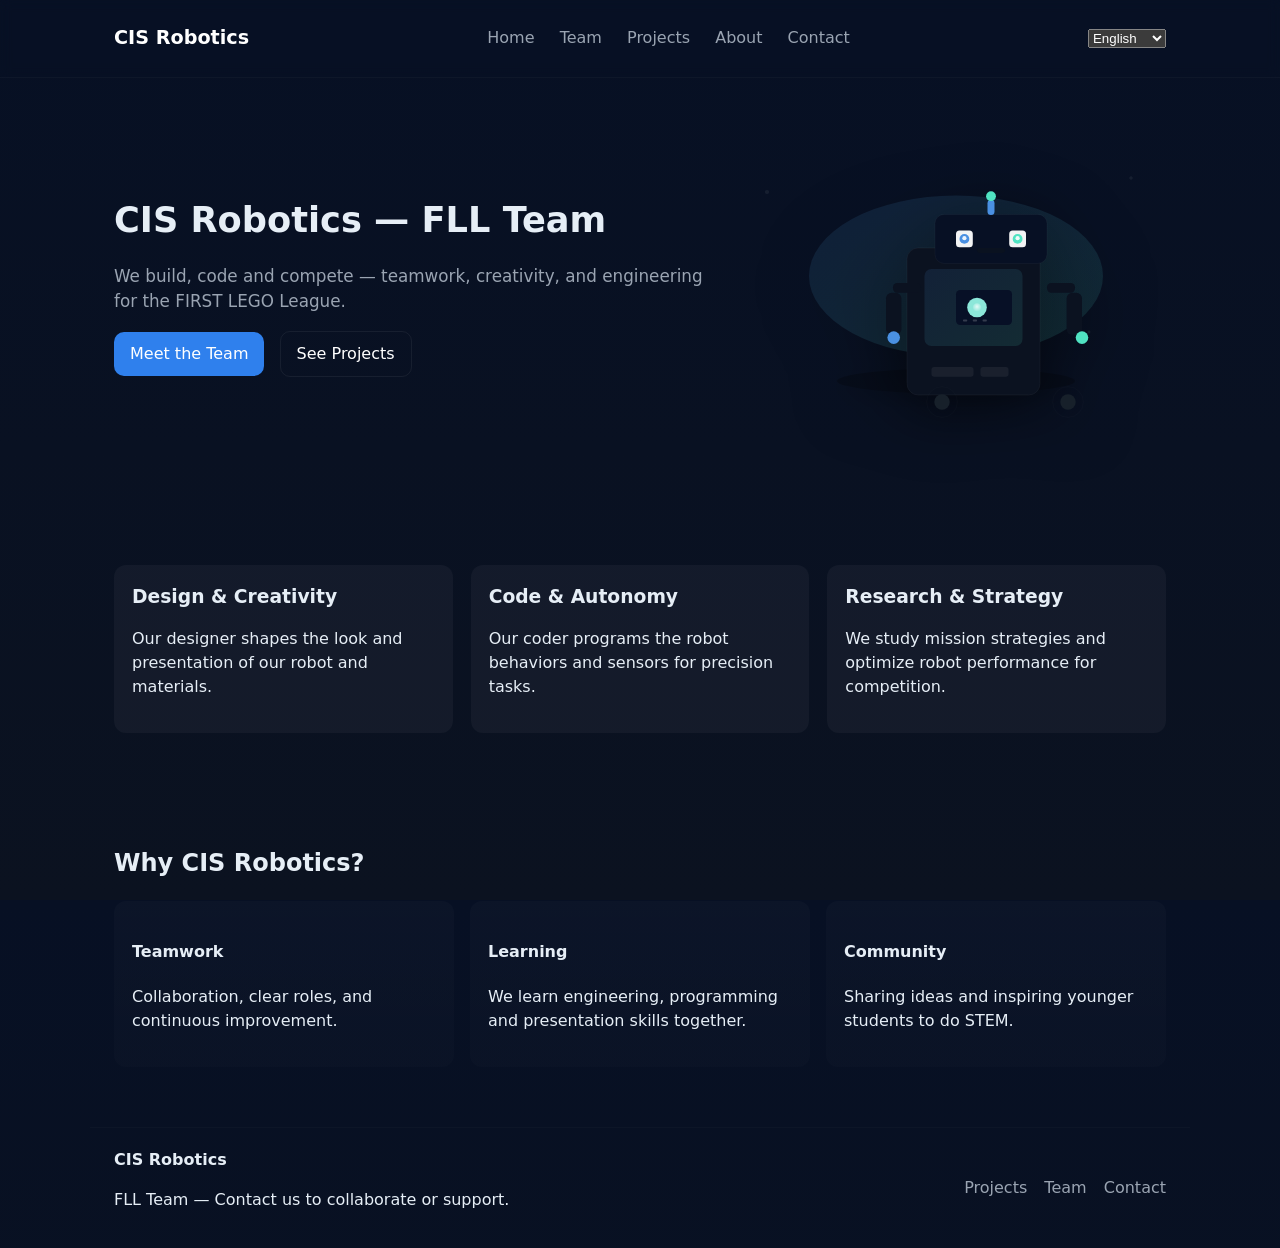
<file: index.html>
<!doctype html>
<html lang="en">
<head>
  <meta charset="utf-8" />
  <meta name="viewport" content="width=device-width,initial-scale=1" />
  <title data-i18n="site.title">CIS Robotics — Our Team</title>
  <link rel="stylesheet" href="assets/css/style.css" />
  <script defer src="assets/js/i18n.js"></script>
  <script defer src="assets/js/main.js"></script>
</head>
<body>
  <header class="site-header">
    <div class="container header-inner">
      <a href="index.html" class="brand" data-i18n="site.brand">CIS Robotics</a>
      <nav class="main-nav">
        <a href="index.html" data-i18n="nav.home">Home</a>
        <a href="team.html" data-i18n="nav.team">Team</a>
        <a href="projects.html" data-i18n="nav.projects">Projects</a>
        <a href="about.html" data-i18n="nav.about">About</a>
        <a href="contact.html" data-i18n="nav.contact">Contact</a>
      </nav>
      <div class="controls">
        <select id="lang-select" aria-label="Language">
          <option value="en">English</option>
          <option value="ru">Русский</option>
          <option value="kz">Қазақша</option>
        </select>
        <button class="menu-toggle" aria-label="Toggle menu">☰</button>
      </div>
    </div>
  </header>

  <main>
    <section class="hero">
      <div class="container hero-grid">
        <div class="hero-text">
          <h1 data-i18n="hero.title">CIS Robotics — FLL Team</h1>
          <p class="lead" data-i18n="hero.subtitle">We build, code and compete — teamwork, creativity, and engineering for the FIRST LEGO League.</p>
          <p>
            <a class="btn" href="team.html" data-i18n="hero.cta_team">Meet the Team</a>
            <a class="btn btn-outline" href="projects.html" data-i18n="hero.cta_projects">See Projects</a>
          </p>
        </div>
        <div class="hero-art">
          <img src="assets/img/robot-hero.svg" alt="Robot illustration" />
        </div>
      </div>
    </section>

    <section class="features container">
      <div class="feature">
        <h3 data-i18n="features.design">Design & Creativity</h3>
        <p data-i18n="features.design_desc">Our designer shapes the look and presentation of our robot and materials.</p>
      </div>
      <div class="feature">
        <h3 data-i18n="features.code">Code & Autonomy</h3>
        <p data-i18n="features.code_desc">Our coder programs the robot behaviors and sensors for precision tasks.</p>
      </div>
      <div class="feature">
        <h3 data-i18n="features.research">Research & Strategy</h3>
        <p data-i18n="features.research_desc">We study mission strategies and optimize robot performance for competition.</p>
      </div>
    </section>

    <section class="highlights container">
      <h2 data-i18n="highlights.title">Why CIS Robotics?</h2>
      <div class="cards">
        <article class="card">
          <h4 data-i18n="highlights.teamwork">Teamwork</h4>
          <p data-i18n="highlights.teamwork_desc">Collaboration, clear roles, and continuous improvement.</p>
        </article>
        <article class="card">
          <h4 data-i18n="highlights.learning">Learning</h4>
          <p data-i18n="highlights.learning_desc">We learn engineering, programming and presentation skills together.</p>
        </article>
        <article class="card">
          <h4 data-i18n="highlights.impact">Community</h4>
          <p data-i18n="highlights.impact_desc">Sharing ideas and inspiring younger students to do STEM.</p>
        </article>
      </div>
    </section>
  </main>

  <footer class="site-footer container">
    <div>
      <strong data-i18n="footer.title">CIS Robotics</strong>
      <p data-i18n="footer.address">FLL Team — Contact us to collaborate or support.</p>
    </div>
    <div class="footer-links">
      <a href="projects.html" data-i18n="nav.projects">Projects</a>
      <a href="team.html" data-i18n="nav.team">Team</a>
      <a href="contact.html" data-i18n="nav.contact">Contact</a>
    </div>
  </footer>
</body>
</html>
</file>
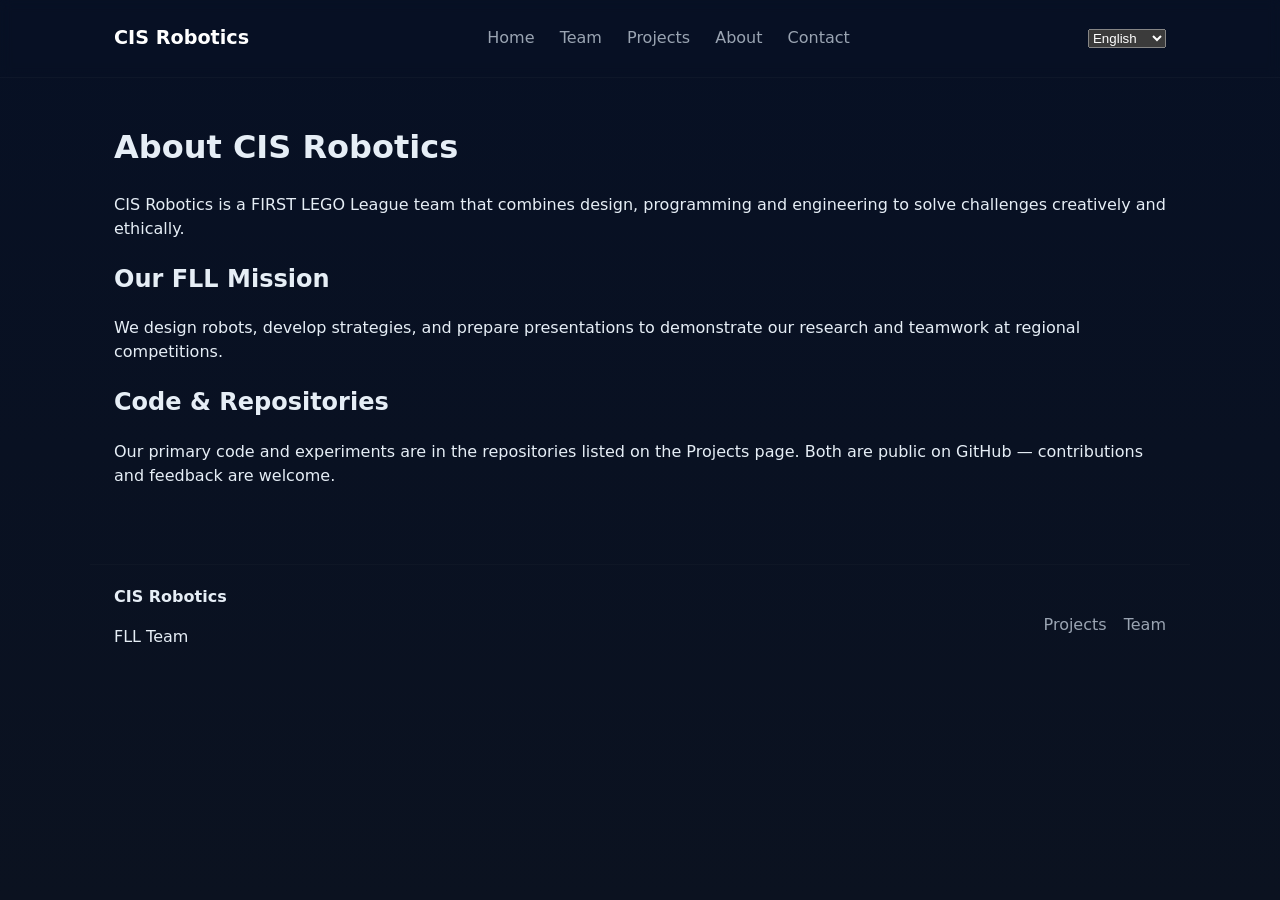
<file: about.html>
<!doctype html>
<html lang="en">
<head>
  <meta charset="utf-8" />
  <meta name="viewport" content="width=device-width,initial-scale=1" />
  <title data-i18n="about.title">About — CIS Robotics</title>
  <link rel="stylesheet" href="assets/css/style.css" />
  <script defer src="assets/js/i18n.js"></script>
  <script defer src="assets/js/main.js"></script>
</head>
<body>
  <header class="site-header">
    <div class="container header-inner">
      <a href="index.html" class="brand">CIS Robotics</a>
      <nav class="main-nav">
        <a href="index.html" data-i18n="nav.home">Home</a>
        <a href="team.html" data-i18n="nav.team">Team</a>
        <a href="projects.html" data-i18n="nav.projects">Projects</a>
        <a href="about.html" data-i18n="nav.about">About</a>
        <a href="contact.html" data-i18n="nav.contact">Contact</a>
      </nav>
      <div class="controls">
        <select id="lang-select" aria-label="Language">
          <option value="en">English</option>
          <option value="ru">Русский</option>
          <option value="kz">Қазақша</option>
        </select>
      </div>
    </div>
  </header>

  <main class="container about-page">
    <h1 data-i18n="about.heading">About CIS Robotics</h1>
    <p data-i18n="about.par1">CIS Robotics is a FIRST LEGO League team that combines design, programming and engineering to solve challenges creatively and ethically.</p>

    <h2 data-i18n="about.fll">Our FLL Mission</h2>
    <p data-i18n="about.par2">We design robots, develop strategies, and prepare presentations to demonstrate our research and teamwork at regional competitions.</p>

    <h2 data-i18n="about.repos">Code & Repositories</h2>
    <p data-i18n="about.par3">Our primary code and experiments are in the repositories listed on the Projects page. Both are public on GitHub — contributions and feedback are welcome.</p>
  </main>

  <footer class="site-footer container">
    <div>
      <strong data-i18n="footer.title">CIS Robotics</strong>
      <p data-i18n="footer.small">FLL Team</p>
    </div>
    <div class="footer-links">
      <a href="projects.html" data-i18n="nav.projects">Projects</a>
      <a href="team.html" data-i18n="nav.team">Team</a>
    </div>
  </footer>
</body>
</html>
</file>
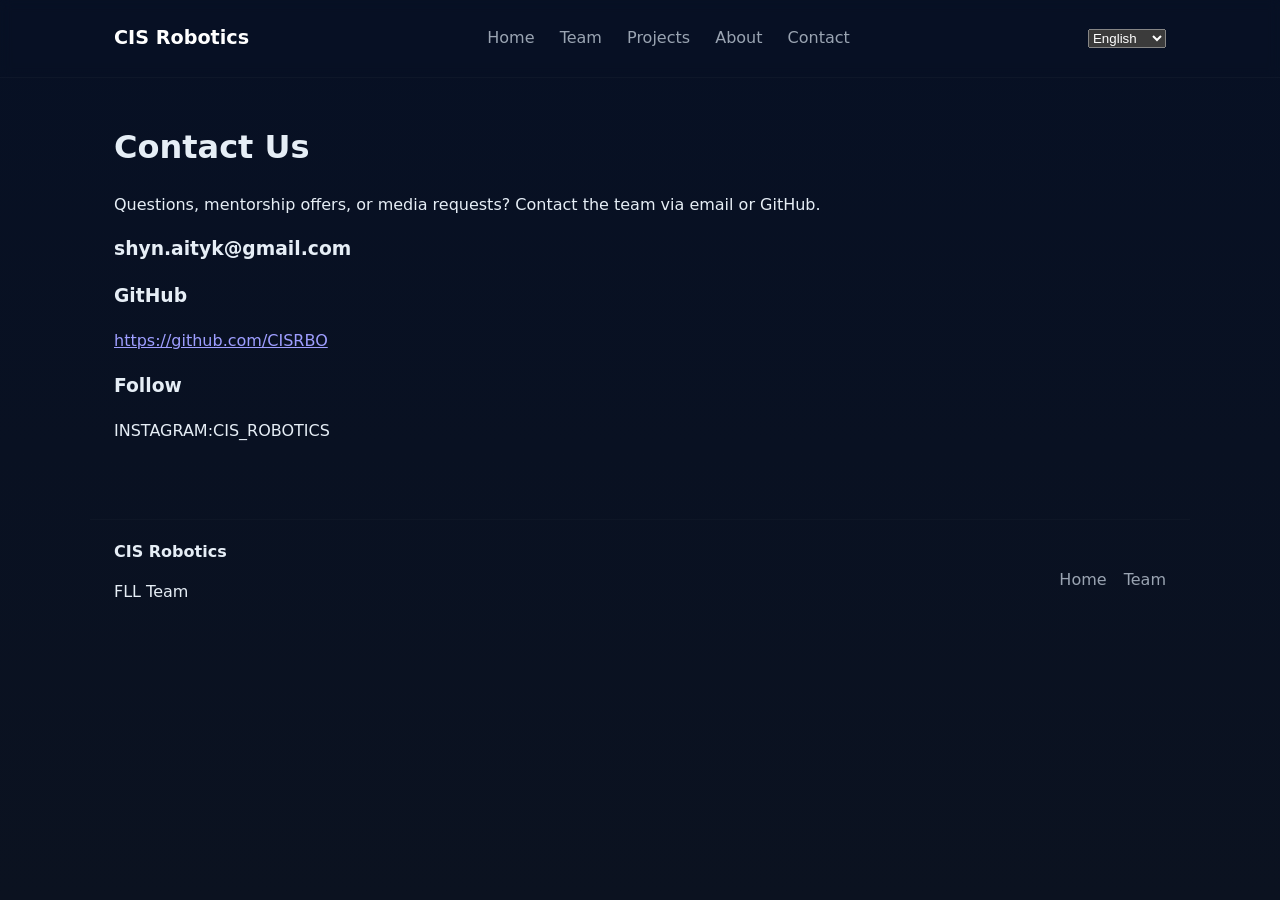
<file: contact.html>
<!doctype html>
<html lang="en">
<head>
  <meta charset="utf-8" />
  <meta name="viewport" content="width=device-width,initial-scale=1" />
  <title data-i18n="contact.title">Contact — CIS Robotics</title>
  <link rel="stylesheet" href="assets/css/style.css" />
  <script defer src="assets/js/i18n.js"></script>
  <script defer src="assets/js/main.js"></script>
</head>
<body>
  <header class="site-header">
    <div class="container header-inner">
      <a href="index.html" class="brand">CIS Robotics</a>
      <nav class="main-nav">
        <a href="index.html" data-i18n="nav.home">Home</a>
        <a href="team.html" data-i18n="nav.team">Team</a>
        <a href="projects.html" data-i18n="nav.projects">Projects</a>
        <a href="about.html" data-i18n="nav.about">About</a>
        <a href="contact.html" data-i18n="nav.contact">Contact</a>
      </nav>
      <div class="controls">
        <select id="lang-select" aria-label="Language">
          <option value="en">English</option>
          <option value="ru">Русский</option>
          <option value="kz">Қазақша</option>
        </select>
      </div>
    </div>
  </header>

  <main class="container contact-page">
    <h1 data-i18n="contact.heading">Contact Us</h1>
    <p data-i18n="contact.instructions">Questions, mentorship offers, or media requests? Contact the team via email or GitHub.</p>

    <div class="contact-grid">
      <div>
        <h3 data-i18n="contact.email">Email</h3>
      </div>
      <div>
        <h3 data-i18n="contact.github">GitHub</h3>
        <p><a href="https://github.com/CISRBO" target="_blank" rel="noopener">https://github.com/CISRBO</a></p>
      </div>
      <div>
        <h3 data-i18n="contact.follow">Follow</h3>
        <p>INSTAGRAM:CIS_ROBOTICS</p>
      </div>
    </div>
  </main>

  <footer class="site-footer container">
    <div>
      <strong data-i18n="footer.title">CIS Robotics</strong>
      <p data-i18n="footer.small">FLL Team</p>
    </div>
    <div class="footer-links">
      <a href="index.html" data-i18n="nav.home">Home</a>
      <a href="team.html" data-i18n="nav.team">Team</a>
    </div>
  </footer>
</body>
</html>
</file>
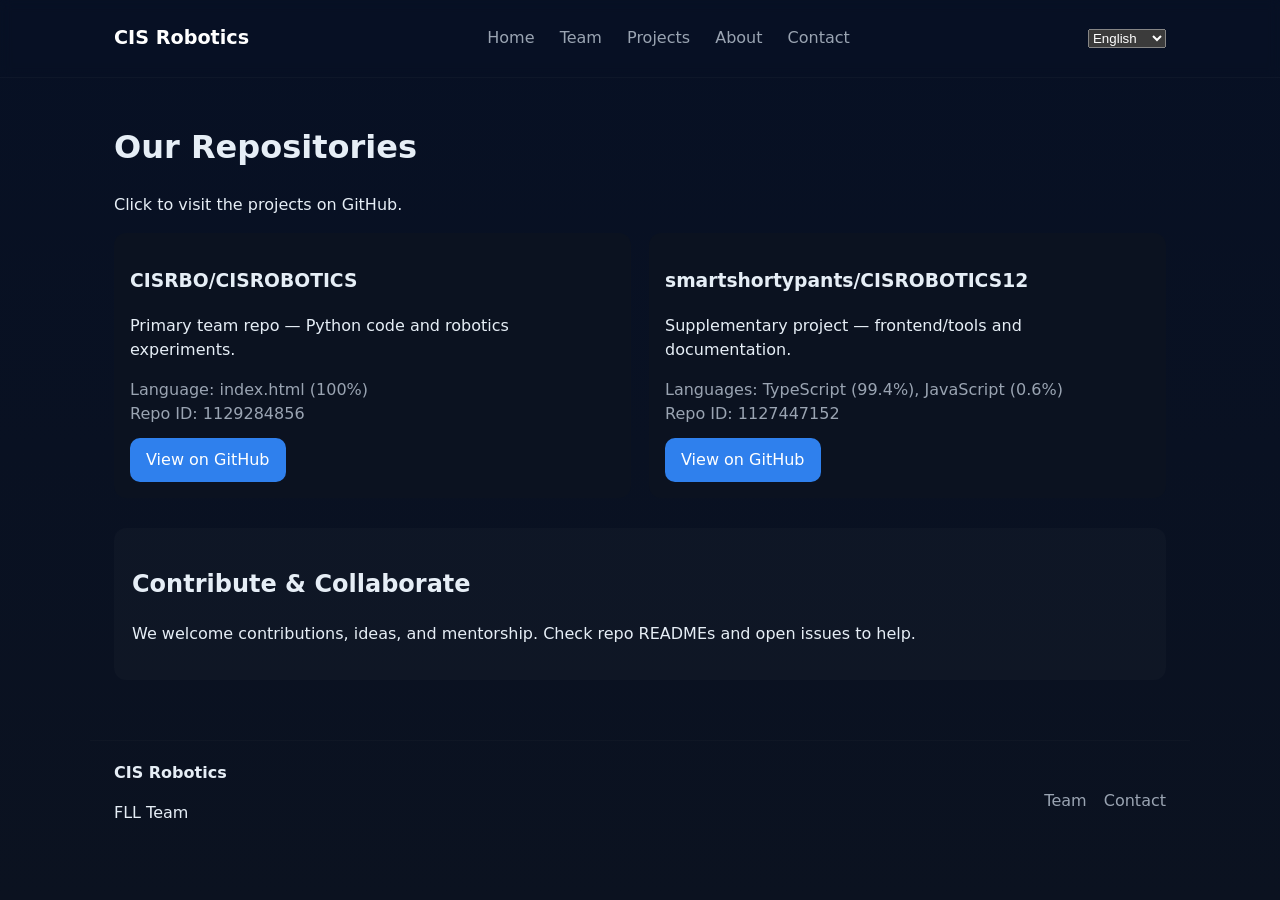
<file: projects.html>
<!doctype html>
<html lang="en">
<head>
  <meta charset="utf-8" />
  <meta name="viewport" content="width=device-width,initial-scale=1" />
  <title data-i18n="projects.title">Projects — CIS Robotics</title>
  <link rel="stylesheet" href="assets/css/style.css" />
  <script defer src="assets/js/i18n.js"></script>
  <script defer src="assets/js/main.js"></script>
</head>
<body>
  <header class="site-header">
    <div class="container header-inner">
      <a href="index.html" class="brand">CIS Robotics</a>
      <nav class="main-nav">
        <a href="index.html" data-i18n="nav.home">Home</a>
        <a href="team.html" data-i18n="nav.team">Team</a>
        <a href="projects.html" data-i18n="nav.projects">Projects</a>
        <a href="about.html" data-i18n="nav.about">About</a>
        <a href="contact.html" data-i18n="nav.contact">Contact</a>
      </nav>
      <div class="controls">
        <select id="lang-select" aria-label="Language">
          <option value="en">English</option>
          <option value="ru">Русский</option>
          <option value="kz">Қазақша</option>
        </select>
      </div>
    </div>
  </header>

  <main class="container">
    <h1 data-i18n="projects.heading">Our Repositories</h1>
    <p data-i18n="projects.sub">Click to visit the projects on GitHub.</p>

    <section class="projects-grid">
      <article class="project-card">
        <h3>CISRBO/CISROBOTICS</h3>
        <p data-i18n="projects.repo1_desc">Primary team repo — html code and robotics experiments.</p>
        <ul class="meta">
          <li>Language: index.html (100%)</li>
          <li>Repo ID: 1129284856</li>
        </ul>
        <a class="btn" href="https://github.com/shynaityk-crypto/CISAROBOTICS" target="_blank" rel="noopener">View on GitHub</a>
      </article>

      <article class="project-card">
        <h3>smartshortypants/CISROBOTICS12</h3>
        <p data-i18n="projects.repo2_desc">Supplementary project — frontend/tools and documentation.</p>
        <ul class="meta">
          <li>Languages: TypeScript (99.4%), JavaScript (0.6%)</li>
          <li>Repo ID: 1127447152</li>
        </ul>
        <a class="btn" href="https://github.com/smartshortypants/CISROBOTICS12" target="_blank" rel="noopener">View on GitHub</a>
      </article>
    </section>

    <section class="contribute container">
      <h2 data-i18n="projects.contribute_title">Contribute & Collaborate</h2>
      <p data-i18n="projects.contribute_desc">We welcome contributions, ideas, and mentorship. Check repo READMEs and open issues to help.</p>
    </section>
  </main>

  <footer class="site-footer container">
    <div>
      <strong data-i18n="footer.title">CIS Robotics</strong>
      <p data-i18n="footer.small">FLL Team</p>
    </div>
    <div class="footer-links">
      <a href="team.html" data-i18n="nav.team">Team</a>
      <a href="contact.html" data-i18n="nav.contact">Contact</a>
    </div>
  </footer>
</body>
</html>
</file>
<file: assets/css/style.css>
/* Modern responsive style for CIS Robotics */
:root{
  --bg:#0f1724;
  --card:#0b1220;
  --accent1:linear-gradient(135deg,#4A90E2 0%, #50E3C2 100%);
  --glass: rgba(255,255,255,0.04);
  --muted: #9aa4b2;
  --max-width: 1100px;
  --radius:14px;
  font-family: Inter, ui-sans-serif, system-ui, -apple-system, "Segoe UI", Roboto, "Helvetica Neue", Arial;
  color-scheme: dark;
}

*{box-sizing:border-box}
html,body{height:100%}
body{
  margin:0;
  background: linear-gradient(180deg,#071024 0%, #0b1220 100%);
  color:#e6eef6;
  -webkit-font-smoothing:antialiased;
  -moz-osx-font-smoothing:grayscale;
  line-height:1.5;
}

.container{max-width:var(--max-width);margin:0 auto;padding:24px;}

.site-header{backdrop-filter: blur(6px);position:sticky;top:0;z-index:40;border-bottom:1px solid rgba(255,255,255,0.03)}
.header-inner{display:flex;align-items:center;gap:16px;justify-content:space-between}
.brand{font-weight:700;font-size:1.2rem;color:#fff;text-decoration:none}
.main-nav a{margin:0 10px;color:var(--muted);text-decoration:none}
.main-nav a:hover{color:#fff}
.controls{display:flex;align-items:center;gap:12px}
.menu-toggle{display:none;background:transparent;border:0;color:var(--muted);font-size:1.1rem}

.hero{padding:48px 0;background:transparent}
.hero-grid{display:grid;grid-template-columns:1fr 420px;gap:32px;align-items:center}
.hero-text h1{font-size:2.2rem;margin:0 0 12px}
.lead{color:var(--muted);font-size:1.05rem}
.btn{display:inline-block;padding:10px 16px;border-radius:10px;background:#2f80ed;color:#fff;text-decoration:none;margin-right:10px}
.btn-outline{background:transparent;border:1px solid rgba(255,255,255,0.06)}

.hero-art img{width:100%;max-width:420px;border-radius:12px;filter:drop-shadow(0 10px 30px rgba(0,0,0,0.6))}

.features{display:grid;grid-template-columns:repeat(3,1fr);gap:18px;margin-top:32px}
.feature{background:var(--glass);padding:18px;border-radius:12px}
.feature h3{margin:0 0 6px}

.highlights{margin-top:44px}
.cards{display:grid;grid-template-columns:repeat(3,1fr);gap:16px}
.card{background:linear-gradient(180deg, rgba(255,255,255,0.02), rgba(255,255,255,0.01));padding:18px;border-radius:12px}

.team-hero{padding:20px 0}
.team-grid{display:grid;grid-template-columns:repeat(auto-fit,minmax(180px,1fr));gap:18px}
.member-card{background:var(--card);padding:16px;border-radius:12px;text-align:center}
.member-card img{width:96px;height:96px;border-radius:999px;object-fit:cover;margin-bottom:10px}

.projects-grid{display:grid;grid-template-columns:repeat(auto-fit,minmax(260px,1fr));gap:18px}
.project-card{background:var(--card);padding:16px;border-radius:12px}
.project-card .meta{list-style:none;padding:0;margin:8px 0 12px;color:var(--muted)}
.contribute{margin-top:30px;padding:18px;background:rgba(255,255,255,0.02);border-radius:12px}

.site-footer{display:flex;justify-content:space-between;align-items:center;padding:20px 24px;margin-top:36px;border-top:1px solid rgba(255,255,255,0.02)}
.footer-links a{color:var(--muted);margin-left:12px;text-decoration:none}

@media (max-width:900px){
  .hero-grid{grid-template-columns:1fr;gap:20px}
  .features,.cards{grid-template-columns:1fr}
  .menu-toggle{display:inline-block}
  .main-nav{display:none}
}
</file>
